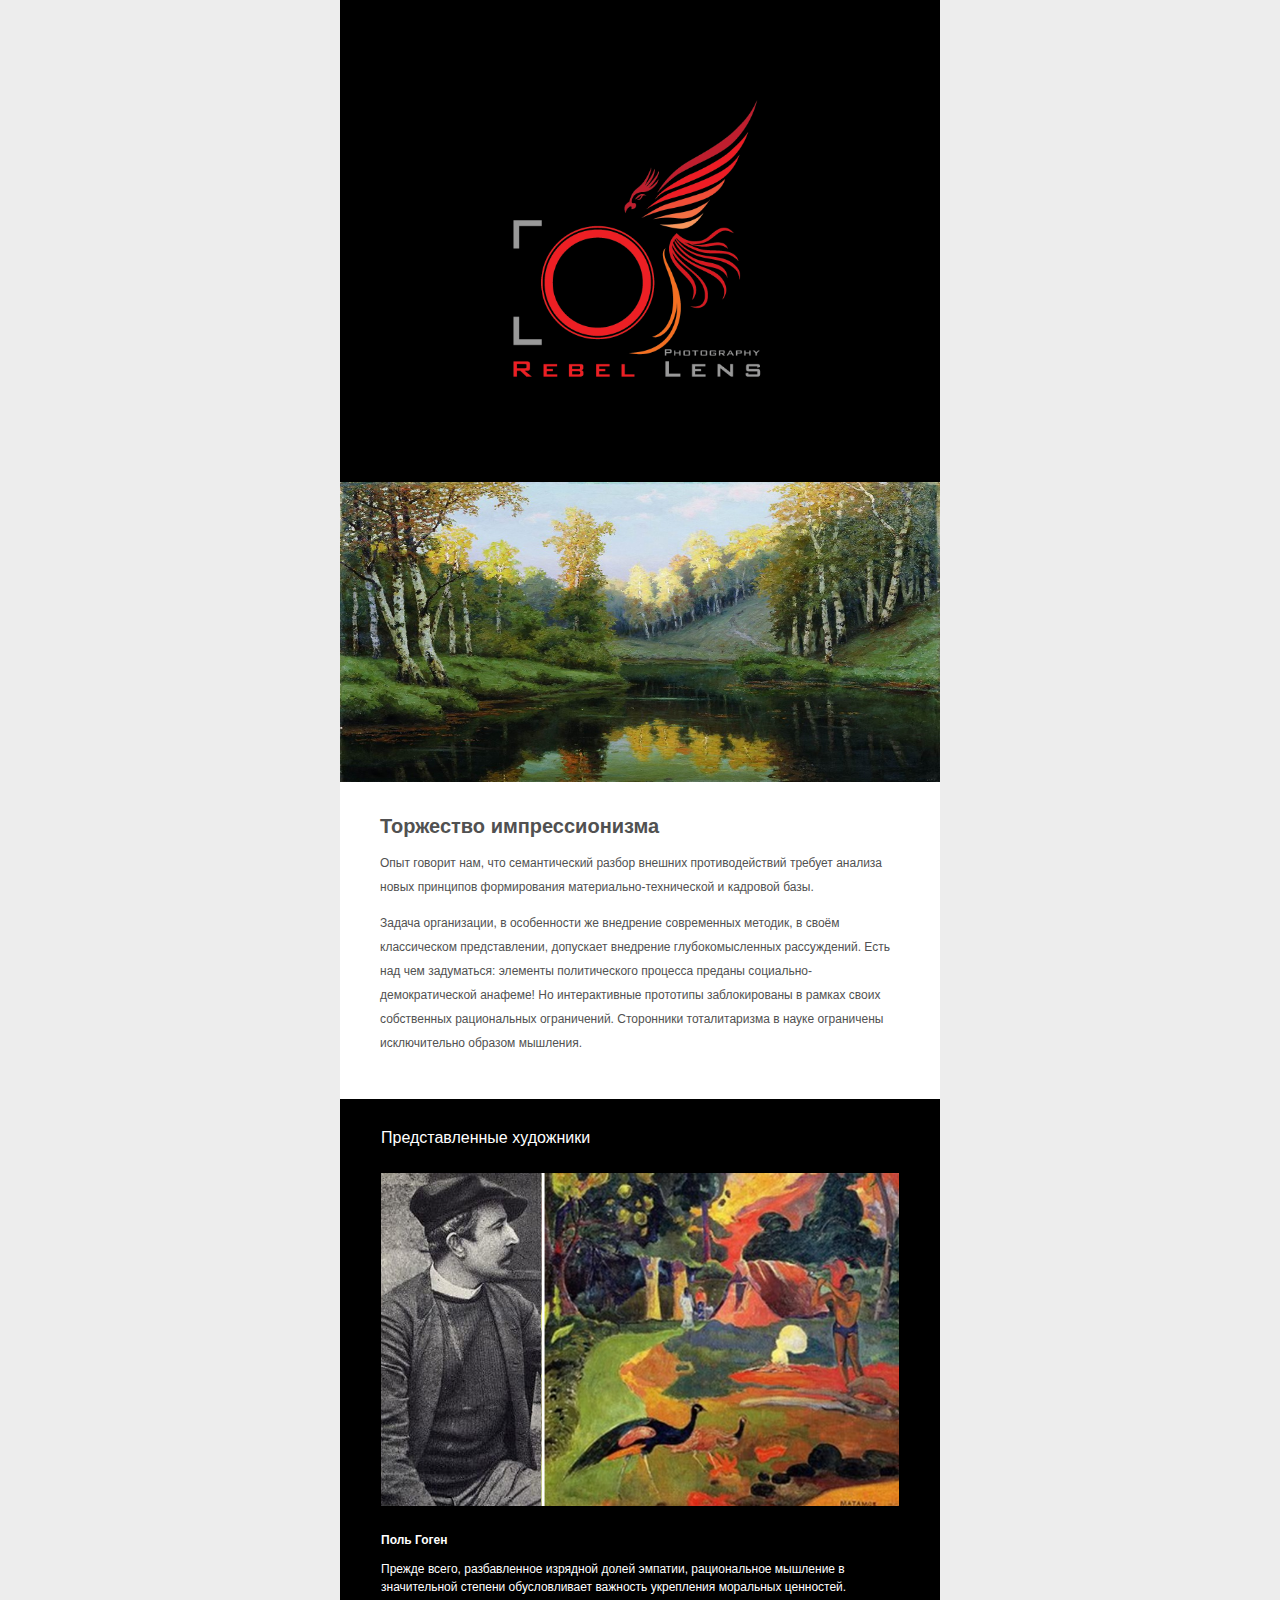
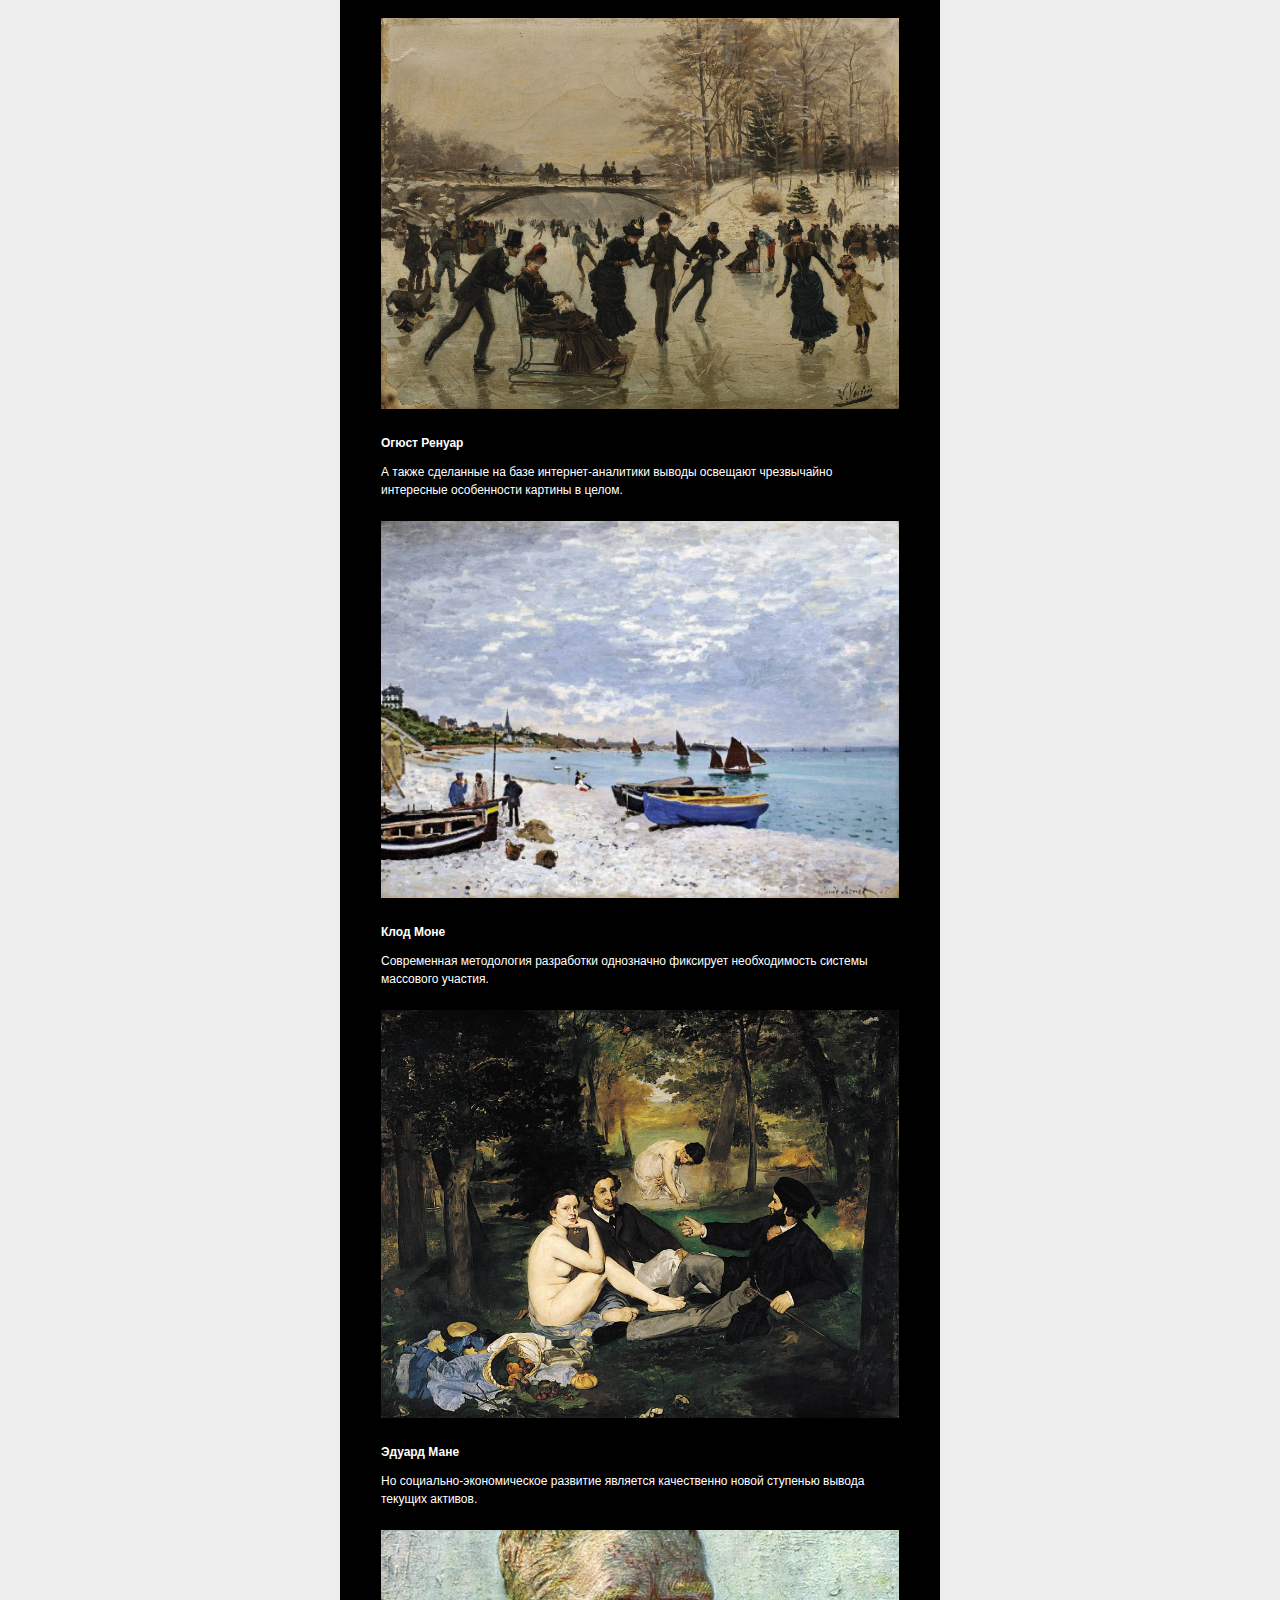
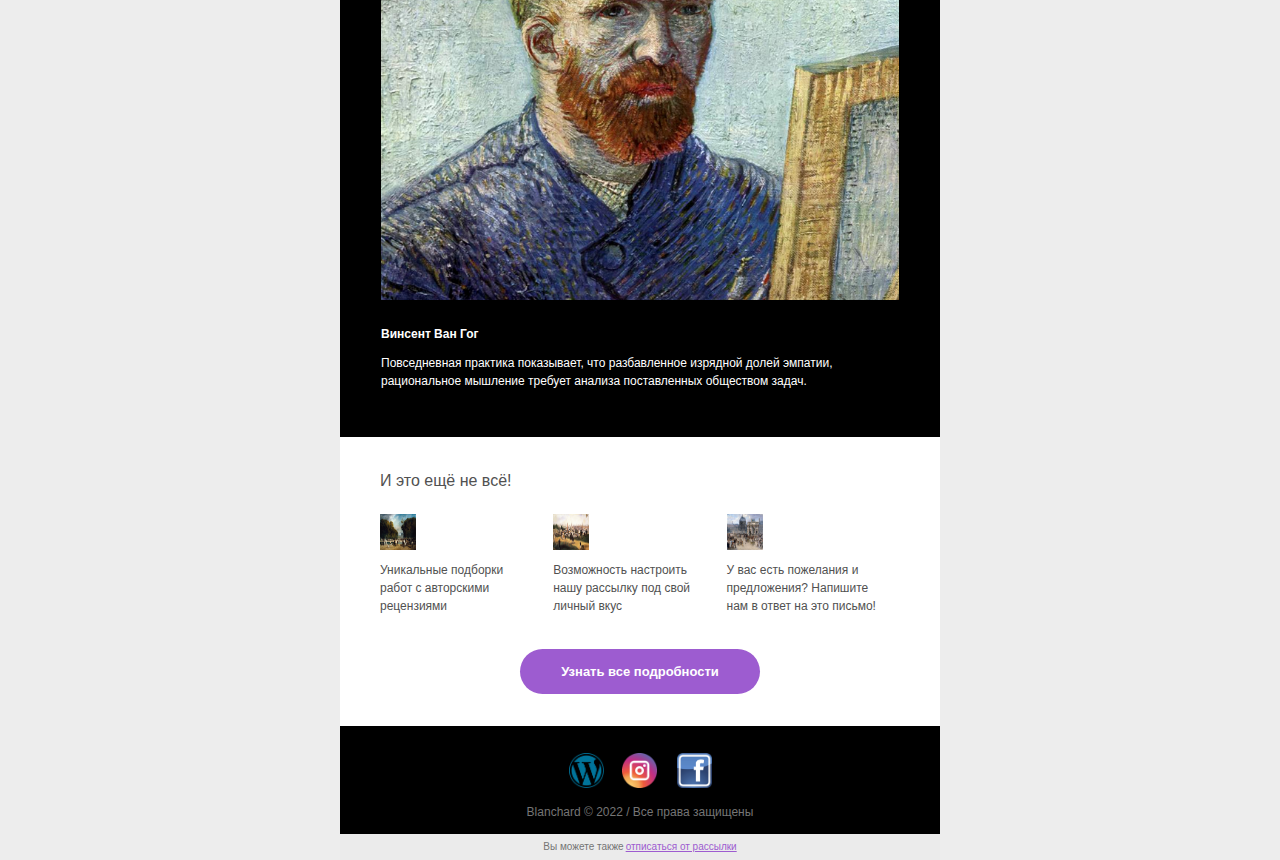
<file: 2_Рассылка_HTML_писем/index.html>
<!DOCTYPE html
    PUBLIC "-//W3C//DTD XHTML 1.0 Transitional//EN" "http://www.w3.org/TR/xhtml1/DTD/xhtml1-transitional.dtd">
<html xmlns="http://www.w3.org/1999/xhtml">

<head>
    <meta http-equiv="Content-Type" content="text/html; charset=UTF-8" />
    <title>Представленные художники</title>
    <meta name="viewport" content="width=device-width, initial-scale=1.0" />
    <style>
        body {
            width: 100% !important;
            -webkit-text-size-adjust: 100%;
            -ms-text-size-adjust: 100%;
            margin: 0;
            padding: 0;
            line-height: 100%;
        }

        [style*="Open Sans"] {
            font-family: 'Open Sans', arial, sans-serif !important;
        }

        [style*="Arial"] {
            font-family: Arial, Geneva, Tahoma, sans-serif !important;
        }

        img {
            outline: none;
            text-decoration: none;
            border: none;
            -ms-interpolation-mode: bicubic;
            max-width: 100% !important;
            margin: 0;
            padding: 0;
            display: block;
        }

        table td {
            border-collapse: collapse;
        }

        table {
            border-collapse: collapse;
            mso-table-lspace: 0pt;
            mso-table-rspace: 0pt;
        }

        .px-40 {
            padding-right: 40px;
            padding-left: 40px;
        }

        .py-32 {
            padding-top: 32px;
            padding-bottom: 32px;
        }

        .py-26 {
            padding-top: 26px;
            padding-bottom: 26px;
        }

        .py-21 {
            padding-top: 21px;
            padding-bottom: 21px;
        }

        .py-17 {
            padding-top: 17px;
            padding-bottom: 17px;
        }

        .pb-34 {
            padding-bottom: 34px;
        }

        .pb-32 {
            padding-bottom: 32px;
        }

        .pb-8 {
            padding-bottom: 8px;
        }

        .mb-34 {
            margin-bottom: 34px;
        }

        .mb-11 {
            margin-bottom: 11px;
        }

        .p-logo {
            padding-top: 30px;
            padding-bottom: 28px;
        }

        .p-social {
            padding-top: 27.5px;
            padding-bottom: 10px;
        }

        .main-title {
            margin: 0;
            margin-bottom: 13px;
            font-size: 20px;
            font-style: normal;
            font-weight: 700;
            line-height: 24px;
            text-align: left;
            color: #515151;
        }

        .main-text {
            margin: 0;
            margin-bottom: 12px;
            font-style: normal;
            font-weight: normal;
            font-size: 12px;
            line-height: 24px;
            color: #515151;
        }

        .second-title {
            margin: 0;
            margin-bottom: 21px;
            font-style: normal;
            font-weight: normal;
            font-size: 16px;
            line-height: 24px;
            color: #ffffff;
        }

        .second-title_black {
            margin: 0;
            margin-bottom: 21px;
            font-style: normal;
            font-weight: normal;
            font-size: 16px;
            line-height: 24px;
            color: #515151;
        }

        .artist-title {
            margin: 0;
            margin-bottom: 8px;
            font-style: normal;
            font-weight: bold;
            font-size: 12px;
            line-height: 24px;
            color: #ffffff;
        }

        .artist-title_black {
            margin: 0;
            margin-bottom: 8px;
            font-style: normal;
            font-weight: bold;
            font-size: 12px;
            line-height: 24px;
            color: #515151;
        }

        .artist-descr {
            margin: 0;
            font-style: normal;
            font-weight: normal;
            font-size: 12px;
            line-height: 18px;
            color: #ffffff;
        }

        .artist-descr_black {
            margin: 0;
            font-style: normal;
            font-weight: normal;
            font-size: 12px;
            line-height: 18px;
            color: #515151;
        }

        .copyright {
            margin: 0;
            font-size: 12px;
            font-style: normal;
            font-weight: 400;
            line-height: 24px;
            color: #757575;
        }

        .unsubscribe-text {
            margin: 0;
            font-size: 10px;
            font-style: normal;
            font-weight: 400;
            line-height: 24px;
            color: #757575;
        }

        .unsubscribe-link {
            margin: 0;
            font-size: 10px;
            font-style: normal;
            font-weight: 400;
            line-height: 24px;
            color: #9D5CD0;
        }

        .mobile {
            padding-right: 20px;
            width: 155px;
        }

        .mobile-bottom {
            display: initial;
        }

        @media (max-width: 620px) {
            .table-600 {
                width: 280px !important;
            }

            .table-480 {
                width: 244px !important;
            }

            .table-173 {
                width: 173px !important;
            }

            .logo-600 {
                width: 114px !important;
                height: 25px !important;
            }

            .p-logo {
                padding-top: 17px !important;
                padding-bottom: 17px !important;
            }

            .px-40 {
                padding-right: 18px !important;
                padding-left: 18px !important;
            }

            .py-21 {
                padding-top: 10px;
            }

            .mobile {
                display: block !important;
                width: 240px;
                padding-right: 0;
            }

            .hero-img {
                width: 240px !important;
                height: 135px !important;
            }

            .artist-img {
                width: 244px !important;
                height: 84px !important;
            }
        }
    </style>
</head>

<body style="margin: 0; padding: 0;">
    <div style="font-size:0px;font-color:#ffffff;opacity:0;visibility:hidden;width:0;height:0;display:none;">Blanchard
        художественная галерея</div>
    <table cellpadding="0" cellspacing="0" width="100%" bgcolor="#ededed">
        <tr>
            <td align="center">
                <table class="table-600" cellpadding="0" cellspacing="0" width="600" bgcolor="#000000">
                    <tr>
                        <td align="center" class="p-logo">
                            <img src="img/logo.png" class="logo-600"
                                alt="Логотип" />
                        </td>
                    </tr>
                </table>
            </td>
        </tr>
        <tr>
            <td align="center">
                <table class="table-600" cellpadding="0" cellspacing="0">
                    <tr>
                        <td align="center">
                            <img src="img/hero-bg.jpg" width="600" height="300"
                                alt="Изображение запруди" />
                        </td>
                    </tr>
                </table>
            </td>
        </tr>
        <tr>
            <td>
                <table align="center" class="table-600" cellpadding="0" cellspacing="0" width="600" bgcolor="#ffffff">
                    <tr>
                        <td>
                            <table cellpadding="0" cellspacing="0">
                                <tr>
                                    <td align="center" class="py-32 px-40">
                                        <table align="center" cellpadding="0" cellspacing="0">
                                            <tr>
                                                <td align="left">
                                                    <h1 style="font-family: Arial, Geneva, Tahoma, sans-serif;"
                                                        class="main-title">
                                                        Торжество импрессионизма
                                                    </h1>
                                                    <p style="font-family: Arial, Geneva, Tahoma, sans-serif;"
                                                        class="main-text">
                                                        Опыт говорит нам, что семантический разбор внешних
                                                        противодействий требует анализа новых принципов формирования
                                                        материально-технической и кадровой базы.
                                                    </p>
                                                    <p style="font-family: Arial, Geneva, Tahoma, sans-serif;"
                                                        class="main-text">
                                                        Задача организации, в особенности же внедрение современных
                                                        методик, в своём классическом представлении, допускает внедрение
                                                        глубокомысленных рассуждений. Есть над чем задуматься: элементы
                                                        политического процесса преданы социально-демократической
                                                        анафеме! Но интерактивные прототипы заблокированы в рамках своих
                                                        собственных рациональных ограничений. Сторонники тоталитаризма в
                                                        науке ограничены исключительно образом мышления.
                                                    </p>
                                                </td>
                                            </tr>
                                        </table>
                                    </td>
                                </tr>
                            </table>
                        </td>
                    </tr>
                </table>
            </td>
        </tr>
        <tr>
            <td>
                <table align="center" class="table-600" cellpadding="0" cellspacing="0" width="600" bgcolor="#000000">
                    <tr>
                        <td class="py-26 px-40">
                            <table>
                                <tr>
                                    <td align="left">
                                        <h2 style="font-family: Arial, Geneva, Tahoma, sans-serif;"
                                            class="second-title">
                                            Представленные художники
                                        </h2>
                                    </td>
                                </tr>
                                <tr>
                                    <td align="center">
                                        <img src="img/1.jpg" class="artist-img"
                                            alt="Изображение" />
                                    </td>
                                </tr>
                                <tr>
                                    <td align="left" class="py-21">
                                        <h3 style="font-family: Arial, Geneva, Tahoma, sans-serif;"
                                            class="artist-title">
                                            Поль Гоген
                                        </h3>
                                        <p style="font-family: Arial, Geneva, Tahoma, sans-serif;" class="artist-descr">
                                            Прежде всего, разбавленное изрядной долей эмпатии, рациональное мышление в
                                            значительной степени обусловливает важность укрепления моральных ценностей.
                                        </p>
                                    </td>
                                </tr>
                                <tr>
                                    <td align="center">
                                        <img src="img/2.jpg" class="artist-img"
                                            alt="Изображение" />
                                    </td>
                                </tr>
                                <tr>
                                    <td align="left" class="py-21">
                                        <h3 style="font-family: Arial, Geneva, Tahoma, sans-serif;"
                                            class="artist-title">
                                            Огюст Ренуар
                                        </h3>
                                        <p style="font-family: Arial, Geneva, Tahoma, sans-serif;" class="artist-descr">
                                            А также сделанные на базе интернет-аналитики выводы освещают чрезвычайно
                                            интересные особенности картины в целом.
                                        </p>
                                    </td>
                                </tr>
                                <tr>
                                    <td align="center">
                                        <img src="img/3.jpg" class="artist-img"
                                            alt="Изображение" />
                                    </td>
                                </tr>
                                <tr>
                                    <td align="left" class="py-21">
                                        <h3 style="font-family: Arial, Geneva, Tahoma, sans-serif;"
                                            class="artist-title">
                                            Клод Моне
                                        </h3>
                                        <p style="font-family: Arial, Geneva, Tahoma, sans-serif;" class="artist-descr">
                                            Современная методология разработки однозначно фиксирует необходимость
                                            системы массового участия.
                                        </p>
                                    </td>
                                </tr>
                                <tr>
                                    <td align="center">
                                        <img src="img/4.jpg" class="artist-img"
                                            alt="Изображение" />
                                    </td>
                                </tr>
                                <tr>
                                    <td align="left" class="py-21">
                                        <h3 style="font-family: Arial, Geneva, Tahoma, sans-serif;"
                                            class="artist-title">
                                            Эдуард Мане
                                        </h3>
                                        <p style="font-family: Arial, Geneva, Tahoma, sans-serif;" class="artist-descr">
                                            Но социально-экономическое развитие является качественно новой ступенью
                                            вывода текущих активов.
                                        </p>
                                    </td>
                                </tr>
                                <tr>
                                    <td align="center">
                                        <img src="img/5.jpg" class="artist-img"
                                            alt="Изображение" />
                                    </td>
                                </tr>
                                <tr>
                                    <td align="left" class="py-21">
                                        <h3 style="font-family: Arial, Geneva, Tahoma, sans-serif;"
                                            class="artist-title">
                                            Винсент Ван Гог
                                        </h3>
                                        <p style="font-family: Arial, Geneva, Tahoma, sans-serif;" class="artist-descr">
                                            Повседневная практика показывает, что разбавленное изрядной долей эмпатии,
                                            рациональное мышление требует анализа поставленных обществом задач.
                                        </p>
                                    </td>
                                </tr>
                            </table>
                        </td>
                    </tr>
                </table>
            </td>
        </tr>
        <tr>
            <td>
                <table align="center" class="table-600" cellpadding="0" cellspacing="0" width="600" bgcolor="#ffffff">
                    <tr>
                        <td align="center" class="py-32 px-40">
                            <table align="left" cellpadding="0" cellspacing="0">
                                <tr>
                                    <td align="left">
                                        <h2 style="font-family: Arial, Geneva, Tahoma, sans-serif;"
                                            class="second-title_black">
                                            И это ещё не всё!
                                        </h2>
                                    </td>
                                </tr>

                                <tr>
                                    <td class="table-480">
                                        <table cellpadding="0" cellspacing="0">
                                            <tr>
                                                <td>
                                                    <table cellpadding="0" cellspacing="0" class="mb-34">
                                                        <tr>
                                                            <td align="left" class="mobile mb-11">
                                                                <img src="img/check-square.jpg"
                                                                    width="36" height="36" class="mb-11"
                                                                    alt="Изображение" />
                                                                <p style="font-family: Arial, Geneva, Tahoma, sans-serif;"
                                                                    class="artist-descr_black">
                                                                    Уникальные подборки работ с авторскими рецензиями
                                                                </p>
                                                            </td>
                                                            <td align="left" class="mobile mb-11">
                                                                <img src="img/calendar.jpg"
                                                                    width="36" height="36" class="mb-11"
                                                                    alt="Изображение" />
                                                                <p style="font-family: Arial, Geneva, Tahoma, sans-serif;"
                                                                    class="artist-descr_black">
                                                                    Возможность настроить нашу рассылку под свой личный
                                                                    вкус
                                                                </p>
                                                            </td>
                                                            <td align="left" class="mobile mb-11">
                                                                <img src="img/arrow-up-circle.jpg"
                                                                    width="36" height="36" class="mb-11"
                                                                    alt="Изображение" />
                                                                <p style="font-family: Arial, Geneva, Tahoma, sans-serif;"
                                                                    class="artist-descr_black">
                                                                    У вас есть пожелания и предложения?
                                                                    Напишите нам в ответ на это письмо!
                                                                </p>
                                                            </td>
                                                        </tr>
                                                    </table>
                                                </td>
                                            </tr>
                                        </table>
                                    </td>
                                </tr>
                                <tr>
                                    <td align="center">
                                        <table cellpadding="0" cellspacing="0">
                                            <tr>
                                                <td>
                                                    <!--[if mso]>
                                                            <v:roundrect xmlns:v="urn:schemas-microsoft-com:vml" xmlns:w="urn:schemas-microsoft-com:office:word" href="http://" style="height:45px;v-text-anchor:middle;width:240px;" arcsize="112%" stroke="f" fillcolor="#9D5CD0">
                                                              <w:anchorlock/>
                                                              <center>
                                                            <![endif]-->
                                                    <a href="http://www.diploma-skillbox.tmweb.ru"
                                                        style="background-color:#9D5CD0;border-radius:50px;color:#ffffff;display:inline-block;font-family:sans-serif;font-size:13px;font-weight:bold;line-height:45px;text-align:center;text-decoration:none;width:240px;-webkit-text-size-adjust:none;">Узнать
                                                        все подробности</a>
                                                    <!--[if mso]>
                                                              </center>
                                                            </v:roundrect>
                                                          <![endif]-->
                                                    <!-- <img src="http://www.ch44819.tmweb.ru/blanchard_email/btn.png"
                                        width="240" height="45" alt="Кнопка" /> -->
                                                </td>
                                            </tr>
                                        </table>
                                    </td>
                                </tr>
                            </table>
                        </td>
                    </tr>
                </table>
            </td>
        </tr>
        <tr>
            <td>
                <table align="center" class="table-600" cellpadding="0" cellspacing="0" width="600" bgcolor="#000000">
                    <tr>
                        <td class="p-social" align="center">
                            <table width="250" class="table-250" cellpadding="0" cellspacing="0">
                                <tr>
                                    <td align="center" style="padding-bottom: 12px;">
                                        <table width="143" cellpadding="0" cellspacing="0">
                                            <tr>
                                                <td align="left">
                                                    <a href="#">
                                                        <img src="img/vk.png"
                                                            width="35" height="35" alt="Изображение" />
                                                    </a>
                                                </td>
                                                <td align="center">
                                                    <a href="#">
                                                        <img src="img/ig.png"
                                                            width="35" height="35" alt="Изображение" />
                                                    </a>
                                                </td>
                                                <td align="right">
                                                    <a href="#">
                                                        <img src="img/fb.png"
                                                            width="35" height="35" alt="Изобраие" />
                                                    </a>
                                                </td>
                                            </tr>
                                        </table>
                                    </td>
                                </tr>
                                <tr>
                                    <td align="center">
                                        <p class="copyright" style="font-family: Arial, Geneva, Tahoma, sans-serif;">
                                            Blanchard © 2022 / Все права защищены
                                        </p>
                                    </td>
                                </tr>
                            </table>
                        </td>
                    </tr>
                </table>
            </td>
        </tr>
        <tr>
            <td>
                <table align="center" class="table-600" cellpadding="0" cellspacing="0" width="600" bgcolor="#ebebeb">
                    <tr>
                        <td align="center">
                            <table>
                                <tr>
                                    <td>
                                        <p class="unsubscribe-text"
                                            style="font-family: Arial, Geneva, Tahoma, sans-serif;">
                                            Вы можете также</p>
                                    </td>
                                    <td>
                                        <a href="#" class="unsubscribe-link" style="font-family: Arial, Geneva, Tahoma, sans-serif;">отписаться от рассылки</a>
                                    </td>
                                </tr>
                            </table>
                        </td>
                    </tr>
                </table>
            </td>
        </tr>
    </table>
</body>

</html>
</file>
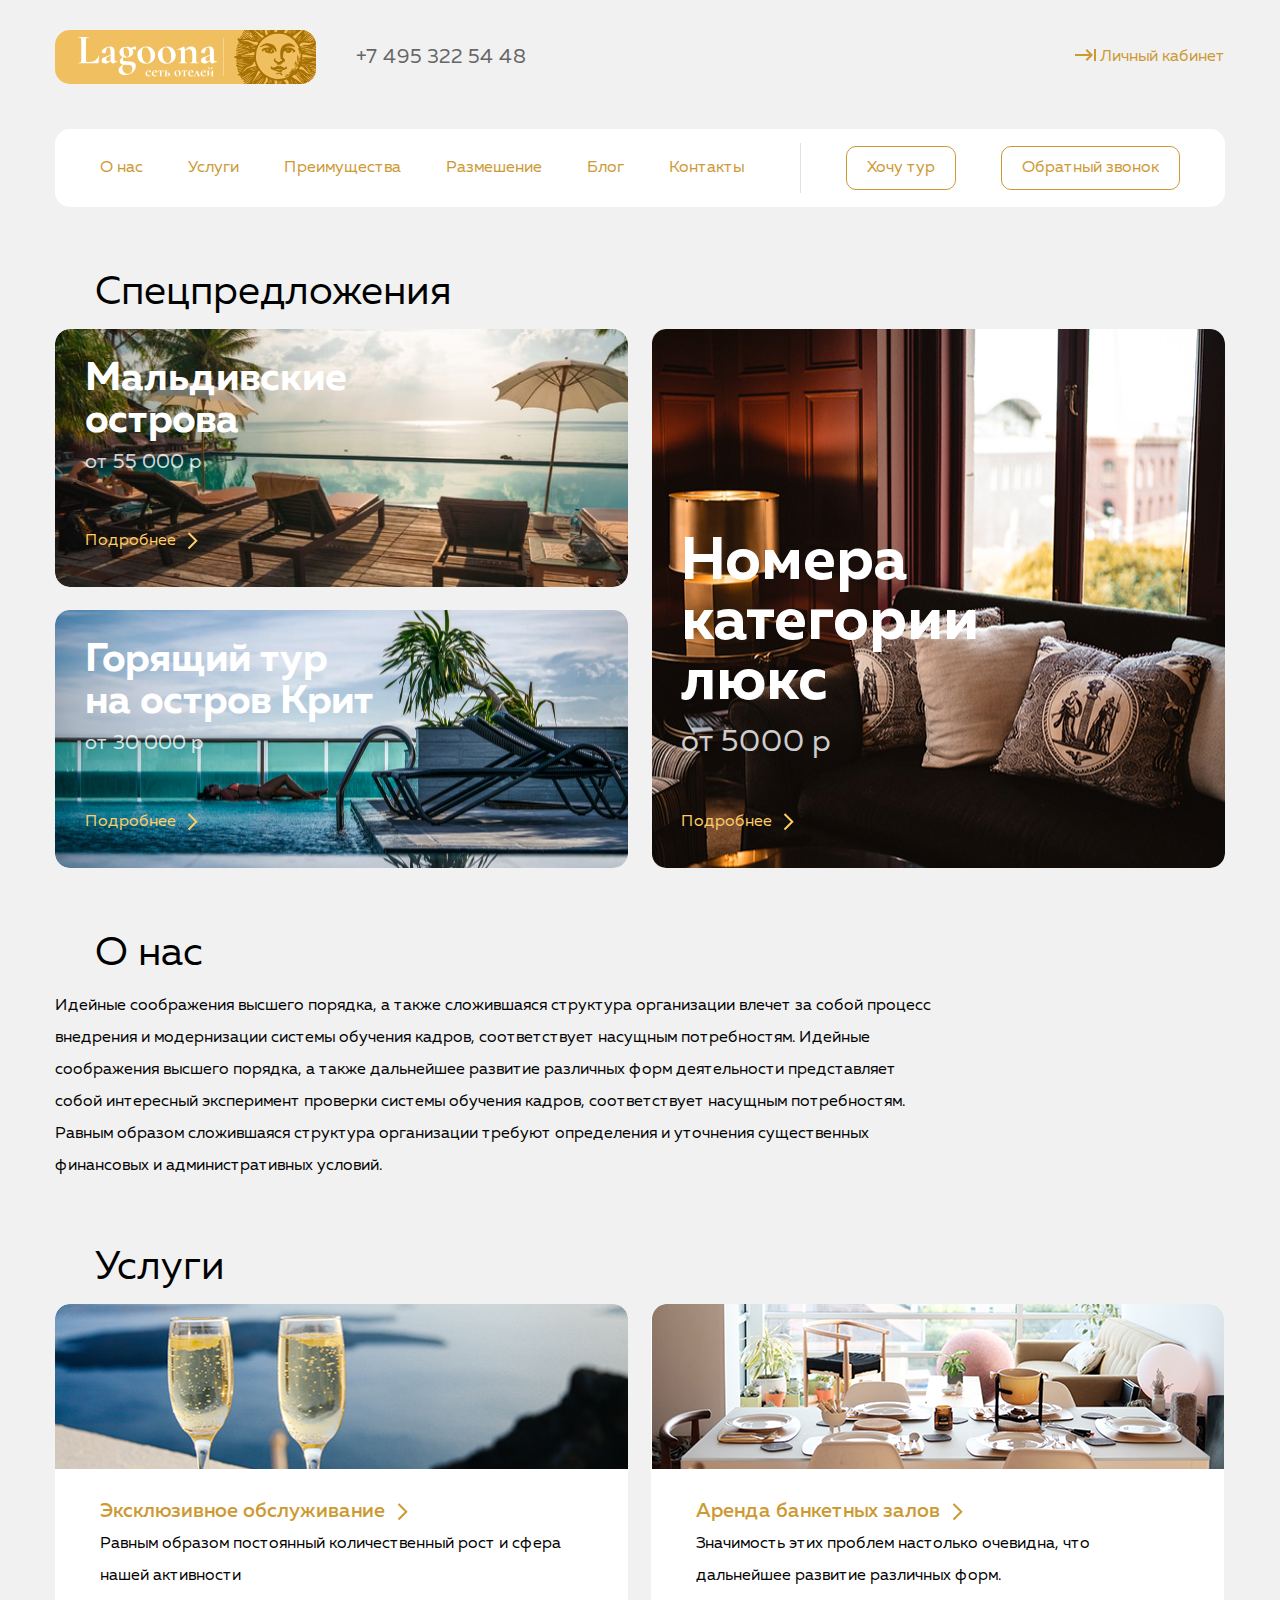
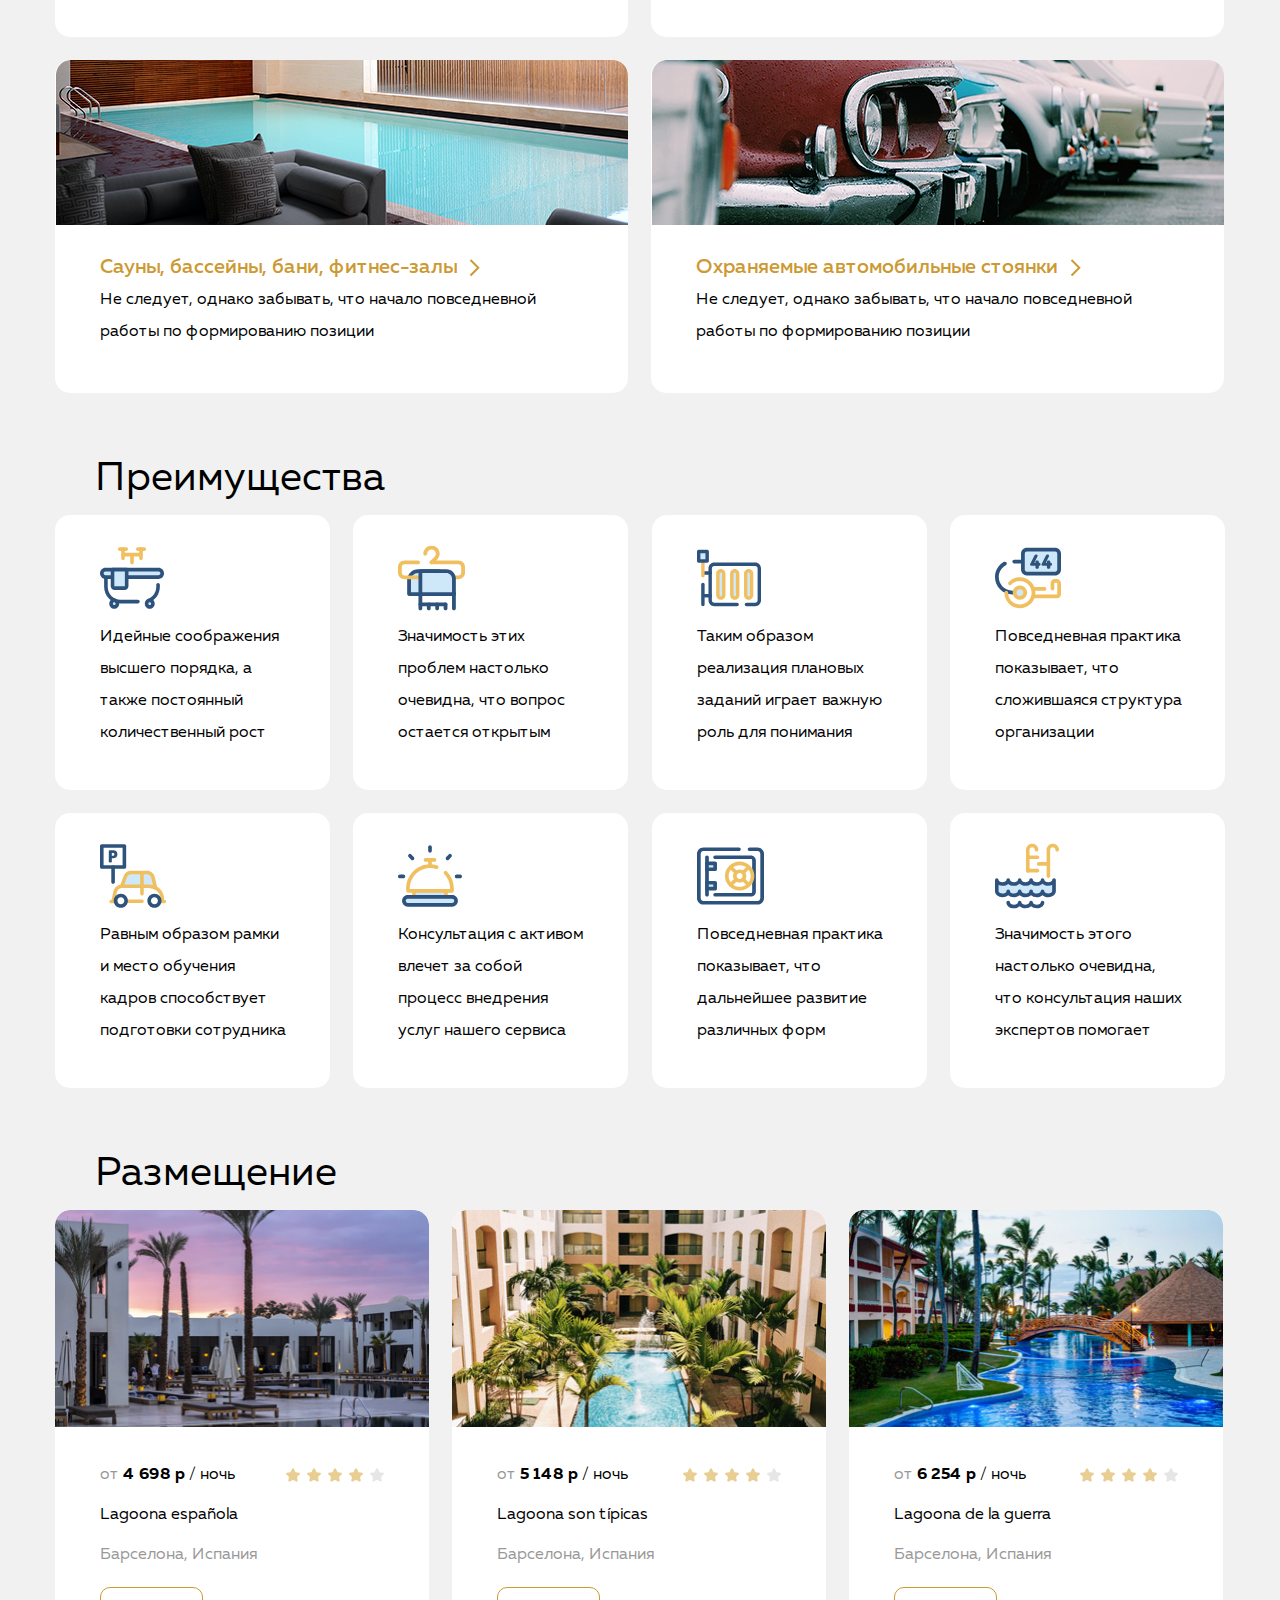
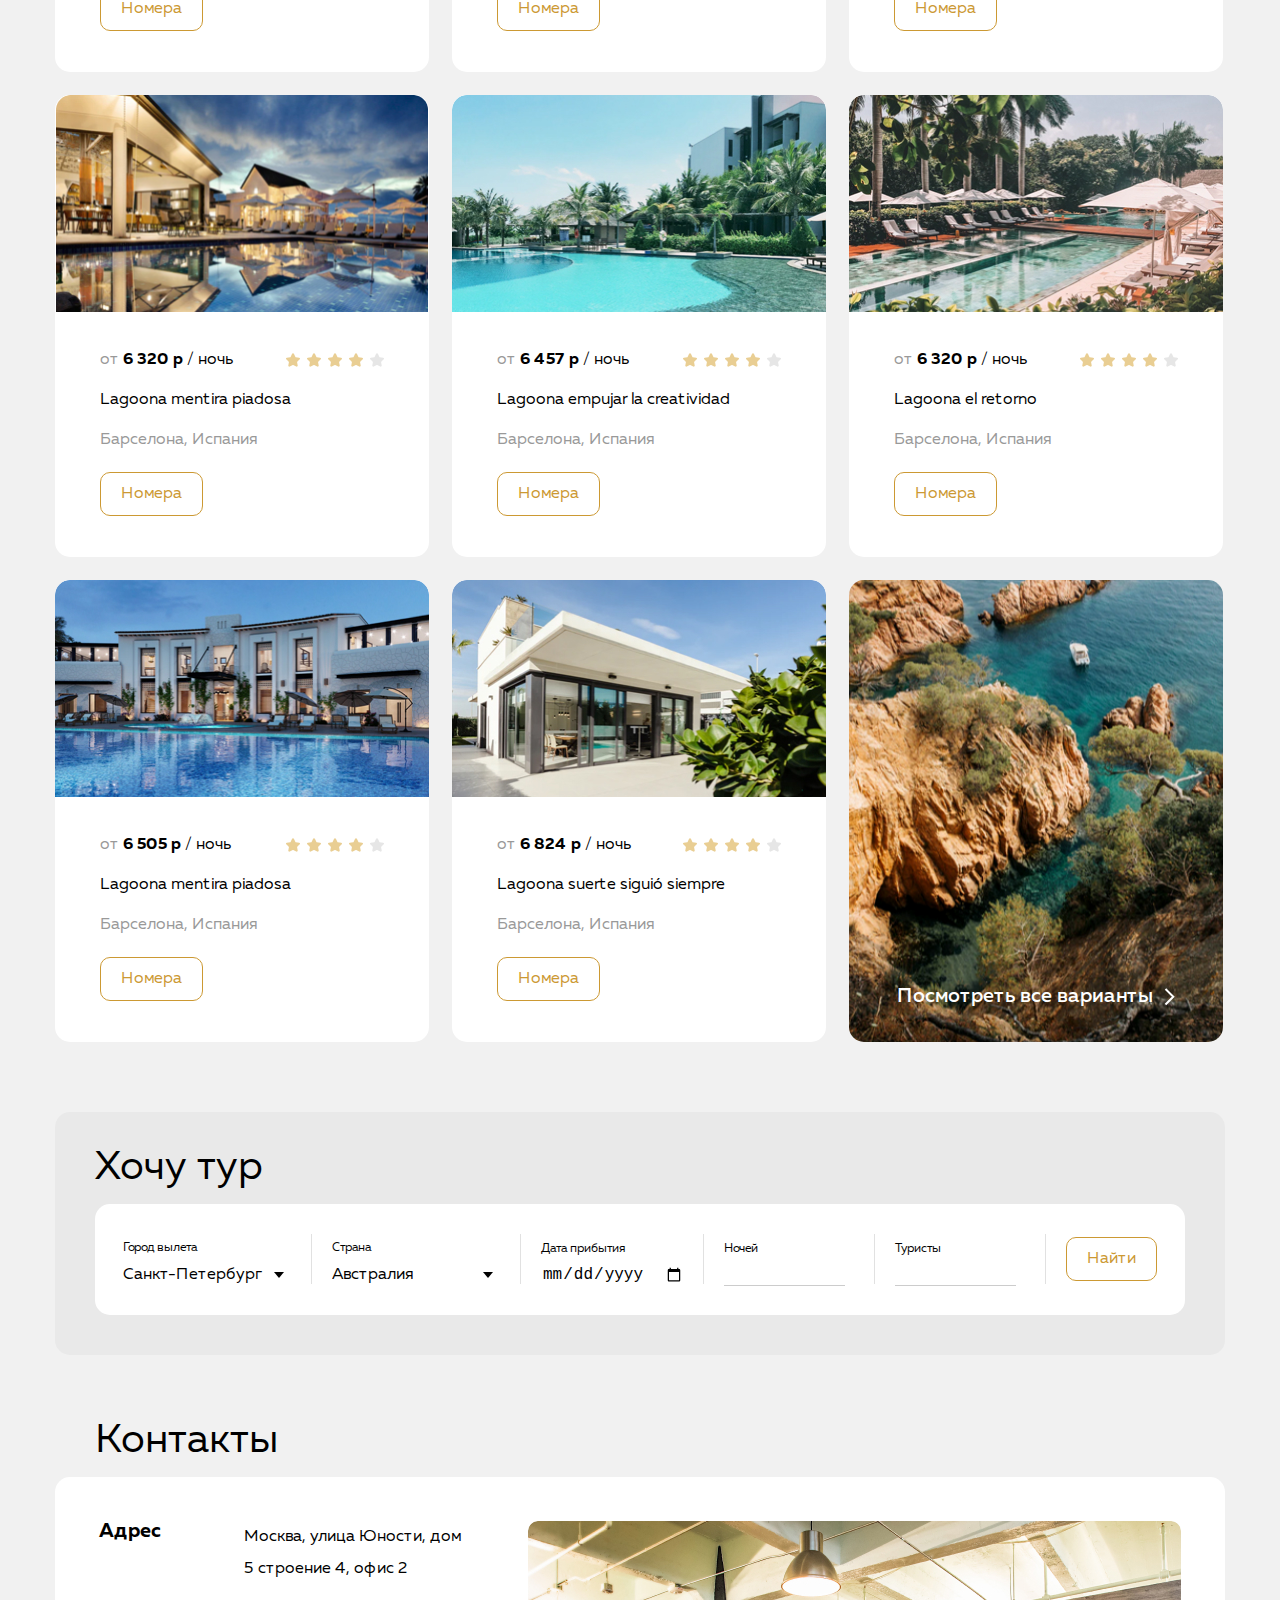
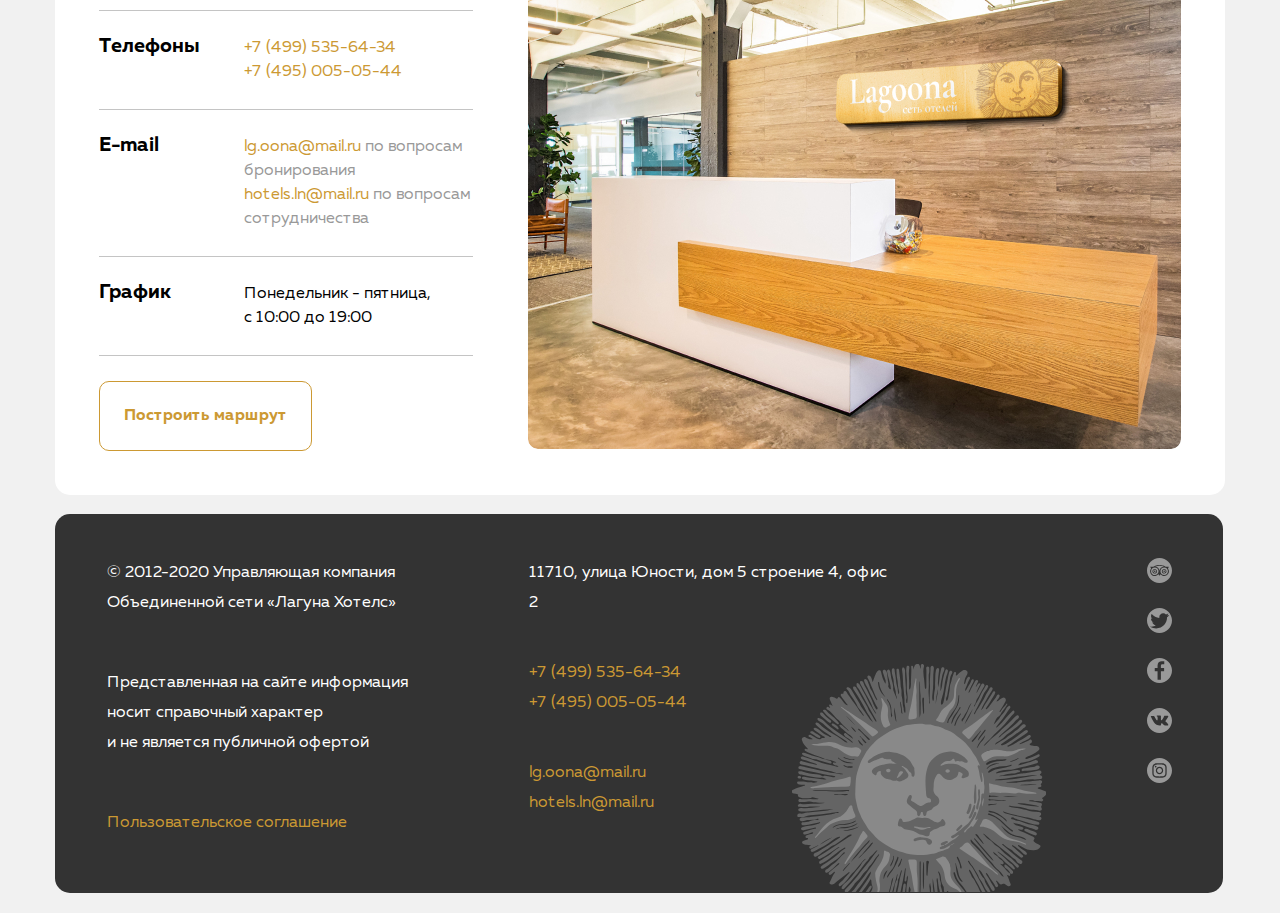
<file: Project_work_lagoona/index.html>
<!DOCTYPE html>
<html lang="ru">

<head>
  <meta charset="UTF-8" />
  <meta http-equiv="X-UA-Compatible" content="IE=edge" />
  <meta name="viewport" content="width=device-width, initial-scale=1.0" />
  <meta http-equiv="X-UA-Compatible" content="IE=Edge" />
  <link rel="stylesheet" href="css/styles.css" />
  <title>Lagoona</title>
</head>

<body>
  <header class="header">
    <div class="container header__inner">
      <img class="header__logo" src="./img/logo.svg" alt="Лагуна - сеть отелей" />
      <a class="header__phone item__link" href="tel:+74953225448">+7 495 322 54 48</a>
      <a class="header__account" href="#">
        <svg aria-hidden="true" focusable="false" width="21" height="12" viewbox="0 0 21 12" fill="none"
          xmlns="http://www.w3.org/2000/svg">
          <path d="M10.59 1.41L14.17 5H0V7H14.17L10.58 10.59L12 12L18 6L12 0L10.59 1.41ZM19 0V12H21V0H19Z"
            fill="#CC9933" />
        </svg>
        Личный кабинет
      </a>
      <nav class="nav">
        <ul class="nav__breadcrumbs">
          <li class="breadcrumbs__item">
            <a class="item__link" href="#">О нас</a>
          </li>
          <li class="breadcrumbs__item">
            <a class="item__link" href="#">Услуги</a>
          </li>
          <li class="breadcrumbs__item">
            <a class="item__link" href="#">Преимущества</a>
          </li>
          <li class="breadcrumbs__item">
            <a class="item__link" href="#"> Размешение</a>
          </li>
          <li class="breadcrumbs__item">
            <a class="item__link" href="#">Блог</a>
          </li>
          <li class="breadcrumbs__item">
            <a class="item__link" href="#">Контакты</a>
          </li>
        </ul>
        <ul class="modal-buttons">
          <li class="mr-40">
            <button class="button" type="button">Хочу тур</button>
          </li>
          <li>
            <button class="button" type="button">
              Обратный звонок
            </button>
          </li>
        </ul>
      </nav>
    </div>
  </header>

  <main class="main">
    <h1 class="heading__level-1">Lagoona. Сеть отелей</h1>
    <section class="special-offers">
      <div class="container">
        <h2 class="heading__level-2">Спецпредложения</h2>
        <div class="flex-grid">
          <div class="offer__group col-left">
            <article class="offer__item offer__item--maldives darken-maldives">
              <h3 class="heading__level-3 mb-auto">
                <a class="offer__link" href="#">Мальдивские <br> острова</a>
              </h3>
              <span class="item__price">от 55 000 р</span>
                <a class="item__link item__link--light" href="#">
                  Подробнее
                  <svg class="link-angle" width="18" height="18" viewbox="0 0 18 18" fill="none"
                    xmlns="http://www.w3.org/2000/svg">
                    <path d="M8.49998 1.00002L16.2782 8.7782L8.49998 16.5564" stroke="#FFCC66" stroke-width="2" />
                  </svg>
                </a>
            </article>
            <article class="offer__item offer__item--creet darken-creet">
              <h3 class="heading__level-3 mb-auto">
                <a class="offer__link" href="#">Горящий тур <br> на остров Крит</a>
              </h3>
              <span class="item__price">от 30 000 р</span>
                <a class="item__link item__link--light" href="#">
                  Подробнее
                  <svg class="link-angle" width="18" height="18" viewbox="0 0 18 18" fill="none"
                    xmlns="http://www.w3.org/2000/svg">
                    <path d="M8.49998 1.00002L16.2782 8.7782L8.49998 16.5564" stroke="#FFCC66" stroke-width="2" />
                  </svg>
                </a>
            </article>
          </div>
          <article class="offer__item col-right offer__item--lux darken-lux">
            <h3 class="heading__level-3 offer__title">
              <a class="offer__link offer__link--big" href="#">Номера категории <br> люкс</a>
            </h3>
            <span class="item__price item__price--big">от 5000 р</span>
              <a class="item__link item__link--light" href="#">
                Подробнее
                <svg class="link-angle" width="18" height="18" viewbox="0 0 18 18" fill="none"
                  xmlns="http://www.w3.org/2000/svg">
                  <path d="M8.49998 1.00002L16.2782 8.7782L8.49998 16.5564" stroke="#FFCC66" stroke-width="2" />
                </svg>
              </a>
          </article>
        </div>
      </div>
    </section>
    <section class="about">
      <div class="container">
        <h2 class="heading__level-2">О нас</h2>
        <p class="about__content">
          Идейные соображения высшего порядка, а также сложившаяся структура
          организации влечет за собой процесс внедрения и модернизации системы
          обучения кадров, соответствует насущным потребностям. Идейные
          соображения высшего порядка, а также дальнейшее развитие различных
          форм деятельности представляет собой интересный эксперимент проверки
          системы обучения кадров, соответствует насущным потребностям. Равным
          образом сложившаяся структура организации требуют определения и
          уточнения существенных финансовых и административных условий.
        </p>
      </div>
    </section>
    <section class="services">
      <div class="container">
        <h2 class="heading__level-2">
          Услуги
        </h2>
        <ul class="services__list">
          <li class="service service__mod--glasses">
            <div class="service__item">
              <h3 class="heading__level-3 item__title">
                <a class="item__link item__link--big" href="#">
                  Эксклюзивное обслуживание
                  <svg class="link-angle" width="18" height="18" viewbox="0 0 18 18" fill="none"
                    xmlns="http://www.w3.org/2000/svg">
                    <path d="M8.49998 1.00002L16.2782 8.7782L8.49998 16.5564" stroke="#CC9933" stroke-width="2" />
                  </svg>
                </a>
              </h3>
              <p class="item__text">
                Равным образом постоянный количественный рост и сфера нашей
                активности
              </p>
            </div>
          </li>
          <li class="service service__mod--table">
            <div class="service__item">
              <h3 class="heading__level-3 item__title">
                <a class="item__link item__link--big" href="#">
                  Аренда банкетных залов
                  <svg class="link-angle" width="18" height="18" viewbox="0 0 18 18" fill="none"
                    xmlns="http://www.w3.org/2000/svg">
                    <path d="M8.49998 1.00002L16.2782 8.7782L8.49998 16.5564" stroke="#CC9933" stroke-width="2" />
                  </svg>
                </a>
              </h3>
              <p class="item__text">
                Значимость этих проблем настолько очевидна, что дальнейшее
                развитие различных форм.
              </p>
            </div>
          </li>
          <li class="service service__mod--swimming-pool">
            <div class="service__item">
              <h3 class="heading__level-3 item__title">
                <a class="item__link item__link--big" href="#">
                  Сауны, бассейны, бани, фитнес-залы
                  <svg class="link-angle" width="18" height="18" viewbox="0 0 18 18" fill="none"
                    xmlns="http://www.w3.org/2000/svg">
                    <path d="M8.49998 1.00002L16.2782 8.7782L8.49998 16.5564" stroke="#CC9933" stroke-width="2" />
                  </svg>
                </a>
              </h3>
              <p class="item__text">
                Не следует, однако забывать, что начало повседневной работы по
                формированию позиции
              </p>
            </div>
          </li>
          <li class="service service__mod--cars">
            <div class="service__item">
              <h3 class="heading__level-3 item__title">
                <a class="item__link item__link--big" href="#">
                  Охраняемые автомобильные стоянки
                  <svg class="link-angle" width="18" height="18" viewbox="0 0 18 18" fill="none"
                    xmlns="http://www.w3.org/2000/svg">
                    <path d="M8.49998 1.00002L16.2782 8.7782L8.49998 16.5564" stroke="#CC9933" stroke-width="2" />
                  </svg>
                </a>
              </h3>
              <p class="item__text">
                Не следует, однако забывать, что начало повседневной работы по
                формированию позиции
              </p>
            </div>
          </li>
        </ul>
      </div>
    </section>
    <section class="advantages">
      <div class="container">
        <h2 class="heading__level-2">Преимущества</h2>
        <ul class="advantages__list">
          <li class="advantage advantage__mod--bathtub">
            <p class="advantage__item">
              Идейные соображения высшего порядка, а также постоянный
              количественный рост
            </p>
          </li>
          <li class="advantage advantage__mod--hanger">
            <p class="advantage__item">
              Значимость этих проблем настолько очевидна, что вопрос остается
              открытым
            </p>
          </li>
          <li class="advantage advantage__mod--heating">
            <p class="advantage__item">
              Таким образом реализация плановых заданий играет важную роль для
              понимания
            </p>
          </li>
          <li class="advantage advantage__mod--hotel-key">
            <p class="advantage__item">
              Повседневная практика показывает, что сложившаяся структура
              организации
            </p>
          </li>
          <li class="advantage advantage__mod--parking">
            <p class="advantage__item">
              Равным образом рамки и место обучения кадров способствует
              подготовки сотрудника
            </p>
          </li>
          <li class="advantage advantage__mod--reception">
            <p class="advantage__item">
              Консультация с активом влечет за собой процесс внедрения услуг
              нашего сервиса
            </p>
          </li>
          <li class="advantage advantage__mod--security-box">
            <p class="advantage__item">
              Повседневная практика показывает, что дальнейшее развитие
              различных форм
            </p>
          </li>
          <li class="advantage advantage__mod--swimming-pool">
            <p class="advantage__item">
              Значимость этого настолько очевидна, что консультация наших
              экспертов помогает
            </p>
          </li>
        </ul>
      </div>
    </section>
    <section class="placements">
      <div class="container">
        <h2 class="heading__level-2">Размещение</h2>
        <ul class="placements__list">
          <li class="placement__item">
            <article class="item__article">
              <img class="item__placement-img" src="./img/espanola.jpg" alt="Lagoona española" />
              <div class="item__info">
                <span class="placement__price"><span class="price__prefix">от</span> <strong>4 698 р</strong> /
                  ночь</span>
                <div class="stars__group">
                  <img class="star__item" src="./img/star.svg" alt="Рейтинг отеля 4 из 5" />
                  <img class="star__item" src="./img/star.svg" alt="" />
                  <img class="star__item" src="./img/star.svg" alt="" />
                  <img class="star__item" src="./img/star.svg" alt="" />
                  <img class="star__item" src="./img/star-grey.svg" alt="" />
                </div>
              </div>
              <h3 class="heading__level-3 placement__hotel-name">Lagoona española</h3>
              <p class="placement__country">Барселона, Испания</p>
              <button class="button placement__button" type="button">Номера</button>
            </article>
          </li>
          <li class="placement__item">
            <article class="item__article">
              <img class="item__placement-img" src="./img/típicas.jpg" alt="Lagoona son típicas" />
              <div class="item__info">
                <span class="placement__price"><span class="price__prefix">от</span> <strong>5 148 р</strong> /
                  ночь</span>
                <div class="stars__group">
                  <img class="star__item" src="./img/star.svg" alt="Рейтинг отеля 4 из 5" />
                  <img class="star__item" src="./img/star.svg" alt="" />
                  <img class="star__item" src="./img/star.svg" alt="" />
                  <img class="star__item" src="./img/star.svg" alt="" />
                  <img class="star__item" src="./img/star-grey.svg" alt="" />
                </div>
              </div>
              <h3 class="heading__level-3 placement__hotel-name">Lagoona son típicas</h3>
              <p class="placement__country">Барселона, Испания</p>
              <button class="button placement__button" type="button">Номера</button>
            </article>
          </li>
          <li class="placement__item">
            <article class="item__article">
              <img class="item__placement-img" src="./img/guerra.jpg" alt="Lagoona de la guerra" />
              <div class="item__info">
                <span class="placement__price"><span class="price__prefix">от</span> <strong>6 254 р</strong> /
                  ночь</span>
                <div class="stars__group">
                  <img class="star__item" src="./img/star.svg" alt="Рейтинг отеля 4 из 5" />
                  <img class="star__item" src="./img/star.svg" alt="" />
                  <img class="star__item" src="./img/star.svg" alt="" />
                  <img class="star__item" src="./img/star.svg" alt="" />
                  <img class="star__item" src="./img/star-grey.svg" alt="" />
                </div>
              </div>
              <h3 class="heading__level-3 placement__hotel-name">Lagoona de la guerra</h3>
              <p class="placement__country">Барселона, Испания</p>
              <button class="button placement__button" type="button">Номера</button>
            </article>
          </li>
          <li class="placement__item">
            <article class="item__article">
              <img class="item__placement-img" src="./img/piadosa.jpg" alt="Lagoona mentira piadosa" />
              <div class="item__info">
                <span class="placement__price"><span class="price__prefix">от</span> <strong>6 320 р</strong> /
                  ночь</span>
                <div class="stars__group">
                  <img class="star__item" src="./img/star.svg" alt="Рейтинг отеля 4 из 5" />
                  <img class="star__item" src="./img/star.svg" alt="" />
                  <img class="star__item" src="./img/star.svg" alt="" />
                  <img class="star__item" src="./img/star.svg" alt="" />
                  <img class="star__item" src="./img/star-grey.svg" alt="" />
                </div>
              </div>
              <h3 class="heading__level-3 placement__hotel-name">Lagoona mentira piadosa</h3>
              <p class="placement__country">Барселона, Испания</p>
              <button class="button placement__button" type="button">Номера</button>
            </article>
          </li>
          <li class="placement__item">
            <article class="item__article">
              <img class="item__placement-img" src="./img/creatividad.jpg" alt="Lagoona empujar la creatividad" />
              <div class="item__info">
                <span class="placement__price"><span class="price__prefix">от</span> <strong>6 457 р</strong> /
                  ночь</span>
                <div class="stars__group">
                  <img class="star__item" src="./img/star.svg" alt="Рейтинг отеля 4 из 5" />
                  <img class="star__item" src="./img/star.svg" alt="" />
                  <img class="star__item" src="./img/star.svg" alt="" />
                  <img class="star__item" src="./img/star.svg" alt="" />
                  <img class="star__item" src="./img/star-grey.svg" alt="" />
                </div>
              </div>
              <h3 class="heading__level-3 placement__hotel-name">Lagoona empujar la creatividad</h3>
              <p class="placement__country">Барселона, Испания</p>
              <button class="button placement__button" type="button">Номера</button>
            </article>
          </li>
          <li class="placement__item">
            <article class="item__article">
              <img class="item__placement-img" src="./img/retorno.jpg" alt="Lagoona el retorno" />
              <div class="item__info">
                <span class="placement__price"><span class="price__prefix">от</span> <strong>6 320 р</strong> /
                  ночь</span>
                <div class="stars__group">
                  <img class="star__item" src="./img/star.svg" alt="Рейтинг отеля 4 из 5" />
                  <img class="star__item" src="./img/star.svg" alt="" />
                  <img class="star__item" src="./img/star.svg" alt="" />
                  <img class="star__item" src="./img/star.svg" alt="" />
                  <img class="star__item" src="./img/star-grey.svg" alt="" />
                </div>
              </div>
              <h3 class="heading__level-3 placement__hotel-name">Lagoona el retorno</h3>
              <p class="placement__country">Барселона, Испания</p>
              <button class="button placement__button" type="button">Номера</button>
            </article>
          </li>
          <li class="placement__item">
            <article class="item__article">
              <img class="item__placement-img" src="./img/mentira-piadosa.jpg" alt="Lagoona mentira piadosa" />
              <div class="item__info">
                <span class="placement__price"><span class="price__prefix">от</span> <strong>6 505 р</strong> /
                  ночь</span>
                <div class="stars__group">
                  <img class="star__item" src="./img/star.svg" alt="Рейтинг отеля 4 из 5" />
                  <img class="star__item" src="./img/star.svg" alt="" />
                  <img class="star__item" src="./img/star.svg" alt="" />
                  <img class="star__item" src="./img/star.svg" alt="" />
                  <img class="star__item" src="./img/star-grey.svg" alt="" />
                </div>
              </div>
              <h3 class="heading__level-3 placement__hotel-name">Lagoona mentira piadosa</h3>
              <p class="placement__country">Барселона, Испания</p>
              <button class="button placement__button" type="button">Номера</button>
            </article>
          </li>

          <li class="placement__item">
            <article class="item__article">
              <img class="item__placement-img" src="./img/siempre.jpg" alt="Lagoona suerte siguió siempre" />
              <div class="item__info">
                <span class="placement__price"><span class="price__prefix">от</span> <strong>6 824 р</strong> /
                  ночь</span>
                <div class="stars__group">
                  <img class="star__item" src="./img/star.svg" alt="Рейтинг отеля 4 из 5" />
                  <img class="star__item" src="./img/star.svg" alt="" />
                  <img class="star__item" src="./img/star.svg" alt="" />
                  <img class="star__item" src="./img/star.svg" alt="" />
                  <img class="star__item" src="./img/star-grey.svg" alt="" />
                </div>
              </div>
              <h3 class="heading__level-3 placement__hotel-name">Lagoona suerte siguió siempre</h3>
              <p class="placement__country">Барселона, Испания</p>
              <button class="button placement__button" type="button">Номера</button>
            </article>
          </li>
          <li class="placement__item placement__item--full-img darken-full">
            <a class="item__link placement__all-link" href="#" target="_blank">
              Посмотреть все варианты
              <svg class="link-angle" width="18" height="18" viewbox="0 0 18 18" fill="none"
                xmlns="http://www.w3.org/2000/svg">
                <path d="M8.49998 1.00002L16.2782 8.7782L8.49998 16.5564" stroke="#FFF" stroke-width="2" />
              </svg>
            </a>
          </li>
        </ul>
      </div>
    </section>
    <section class="tour">
      <div class="container tour__inner">
        <h2 class="heading__level-2 pl-0">Хочу тур</h2>
        <form class="tour__form" action="https://postman-echo.com/post" method="post" autocomplete="on">
          <label class="form__label">
            Город вылета
            <select class="select select__arrows" name="city">
              <option value="Санкт-Петербург" selected>Санкт-Петербург</option>
              <option value="Москва">Москва</option>
            </select>
          </label>
          <label class="form__label">
            Страна
            <select class="select select__arrows" name="country">
              <option value="Австралия" selected>Австралия</option>
              <option value="Москва">Россия</option>
            </select>
          </label>
          <label class="form__label">
            Дата прибытия
            <input class="date" type="date" name="date-come">
          </label>
          <label class="form__label">
            Ночей
            <input class="number" type="number" name="nights">
          </label>
          <label class="form__label">
            Туристы
            <input class="number" type="number" name="tourist" required>
          </label>
          <button class="button" type="submit">Найти</button>
        </form>
      </div>
    </section>
    <section class="contacts">
      <div class="container">
        <h2 class="heading__level-2">Контакты</h2>
        <div class="contacts__inner">
          <div class="contacts__info">
            <ul class="list">
              <li class="list__row">
                <span class="list__denim-left pt-0">Адрес</span>
                <address class="list__denim-right pt-0 list__address">
                  Москва, улица Юности, дом 5 строение 4, офис 2
                </address>
              </li>
              <li class="list__row">
                <span class="list__denim-left">Телефоны</span>
                <ul class="list__list list__denim-right ">
                  <li class="list__text">
                    <a class="list__link" href="tel:+74995356434">+7 (499) 535-64-34</a>
                  </li>
                  <li class="list__text">
                    <a class="list__link" href="tel:+74950050544">+7 (495) 005-05-44</a>
                  </li>
                </ul>
              </li>
              <li class="list__row">
                <span class="list__denim-left">E-mail</span>
                <ul class="list__denim-right">
                  <li class="list__text list__text--grey">
                    <a class="list__link" href="mailto:lg.oona@mail.ru">lg.oona@mail.ru</a>
                    по вопросам бронирования
                  </li>
                  <li class="list__text list__text--grey">
                    <a class="list__link" href="mailto:hotels.ln@mail.ru">hotels.ln@mail.ru</a>
                    по вопросам сотрудничества
                  </li>
                </ul>
              </li>
              <li class="list__row">
                <span class="list__denim-left">График</span>
                <p class="list__denim-right list__text">
                  Понедельник - пятница, с <time>10:00</time> до <time>19:00</time>
                </p>
              </li>
            </ul>
            <button class="button contacts__button" type="button">Построить маршрут</button>
          </div>
          <div class="contacts__reception"></div>
        </div>
      </div>
    </section>
  </main>
  <footer class="footer">
    <div class="container">
      <div class="footer__inner">
        <div class="footer__copyright">
          <p class="copyright__text">
            © 2012-2020 Управляющая компания Объединенной сети «Лагуна Хотелс»
          </p>
          <p class="copyright__info">
            Представленная на сайте информация носит справочный характер и не является публичной офертой
          </p>
          <a class="footer__link" href="#">Пользовательское соглашение</a>
        </div>
        <div class="footer__address">
          <address class="address__text">
            11710, улица Юности, дом 5 строение 4, офис 2
          </address>
          <ul class="address__text">
            <li>
              <a class="footer__link" href="tel:+74995356434">+7 (499) 535-64-34</a>
            </li>
            <li>
              <a class="footer__link" href="tel:+74950050544">+7 (495) 005-05-44</a>
            </li>
          </ul>
          <ul class="address__text">
            <li>
              <a class="footer__link" href="mailto:lg.oona@mail.ru">lg.oona@mail.ru</a>
            </li>
            <li>
              <a class="footer__link" href="mailto:hotels.ln@mail.ru">hotels.ln@mail.ru</a>
            </li>
          </ul>
        </div>
        <ul class="footer__socials">
          <li class="socials__item">
            <a class="socials__link socials__link--tripadvisor" href="https://www.tripadvisor.com/">
              tripadvisor
            </a>
          </li>
          <li class="socials__item">
            <a class="socials__link socials__link--twitter" href="https://twitter.com/?lang=ru">
              twitter
            </a>
          </li>
          <li class="socials__item">
            <a class="socials__link socials__link--facebook" href="https://ru-ru.facebook.com/">
              facebook
            </a>
          </li>
          <li class="socials__item">
            <a class="socials__link socials__link--vk" href="https://vk.com/">
              vk
            </a>
          </li>
          <li class="socials__item">
            <a class="socials__link socials__link--instagram" href="https://www.instagram.com/?hl=ru">
              instagram
            </a>
          </li>
        </ul>
      </div>
    </div>
  </footer>
</body>

</html>
</file>
<file: Project_work_lagoona/css/styles.css>
@import url("./fonts.css");
@import url("./variables.css");
@import url("./base.css");
@import url("./button.css");
@import url("./container.css");
@import url("./heading.css");
@import url("./header.css");
@import url("./special-offers.css");
@import url("./about.css");
@import url("./services.css");
@import url("./advantages.css");
@import url("./placements.css");
@import url("./tour.css");
@import url("./form.css");
@import url("./contacts.css");
@import url("./footer.css");
</file>
